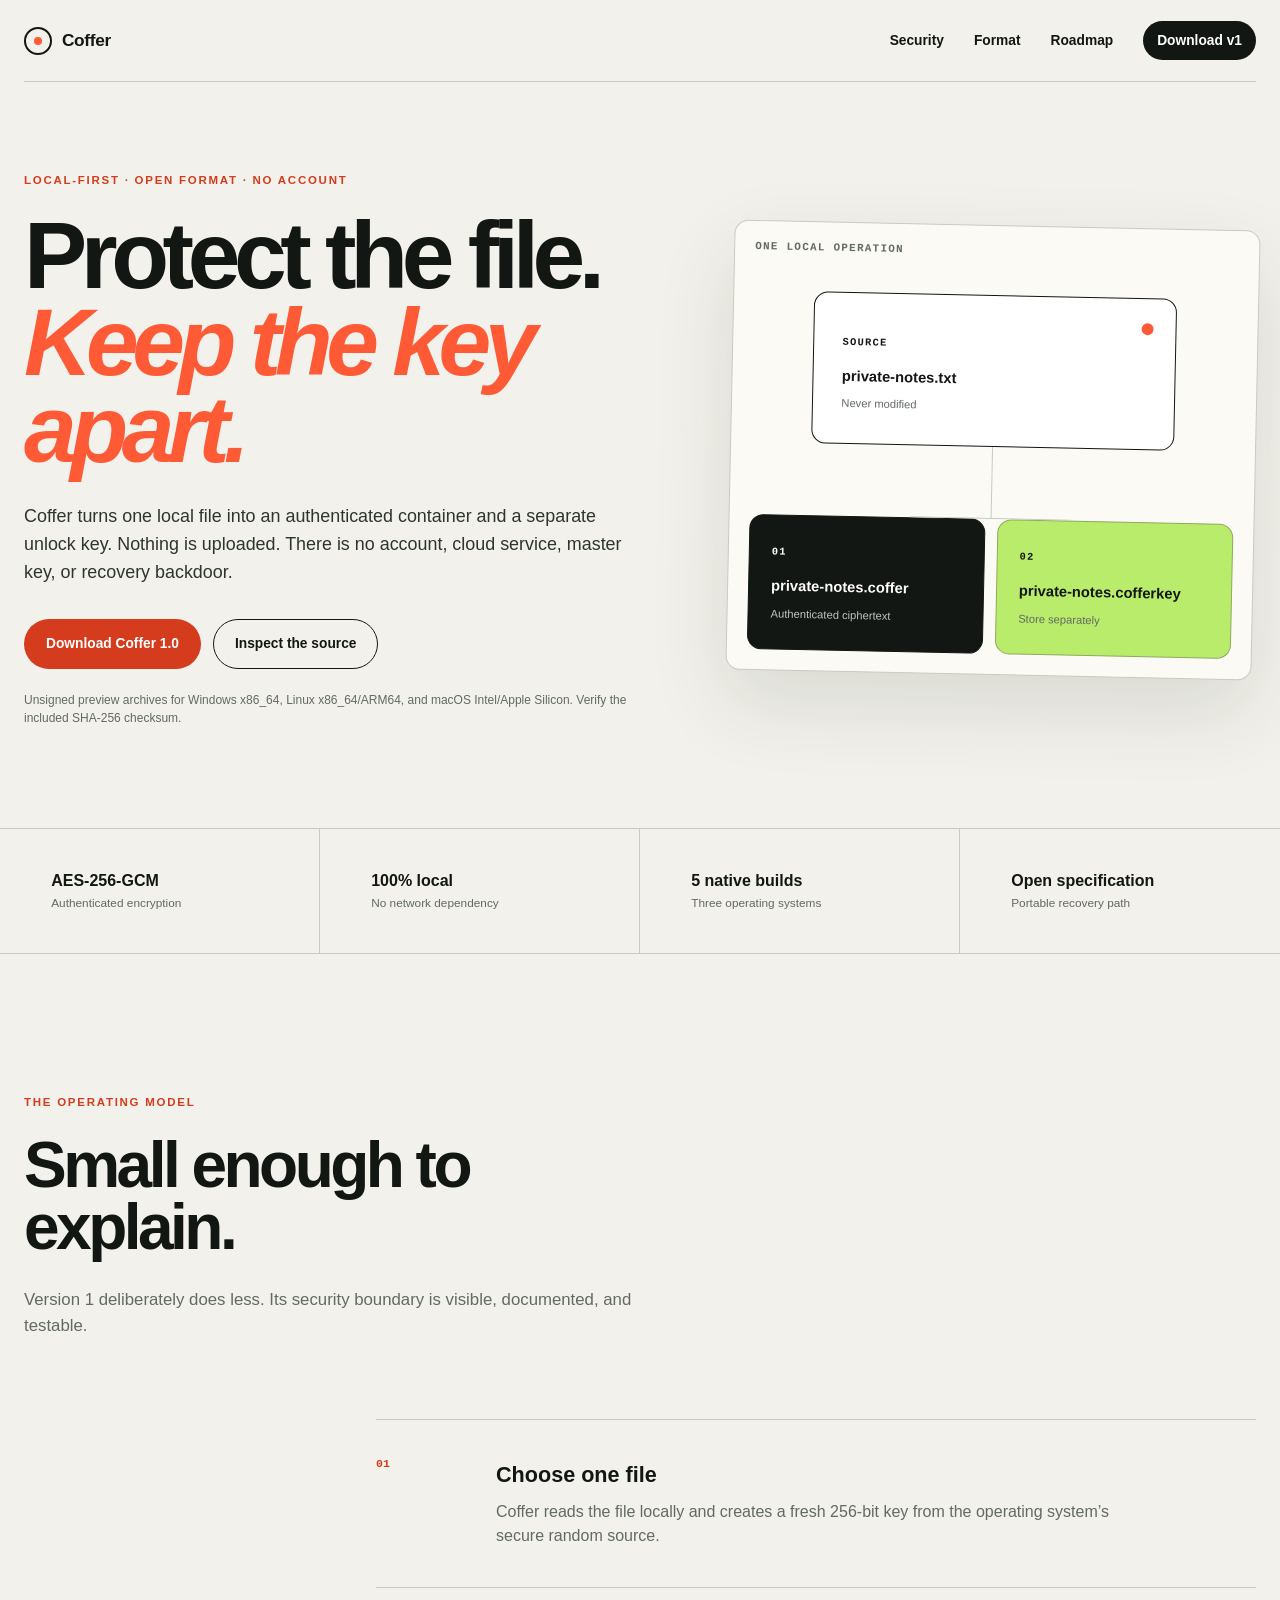
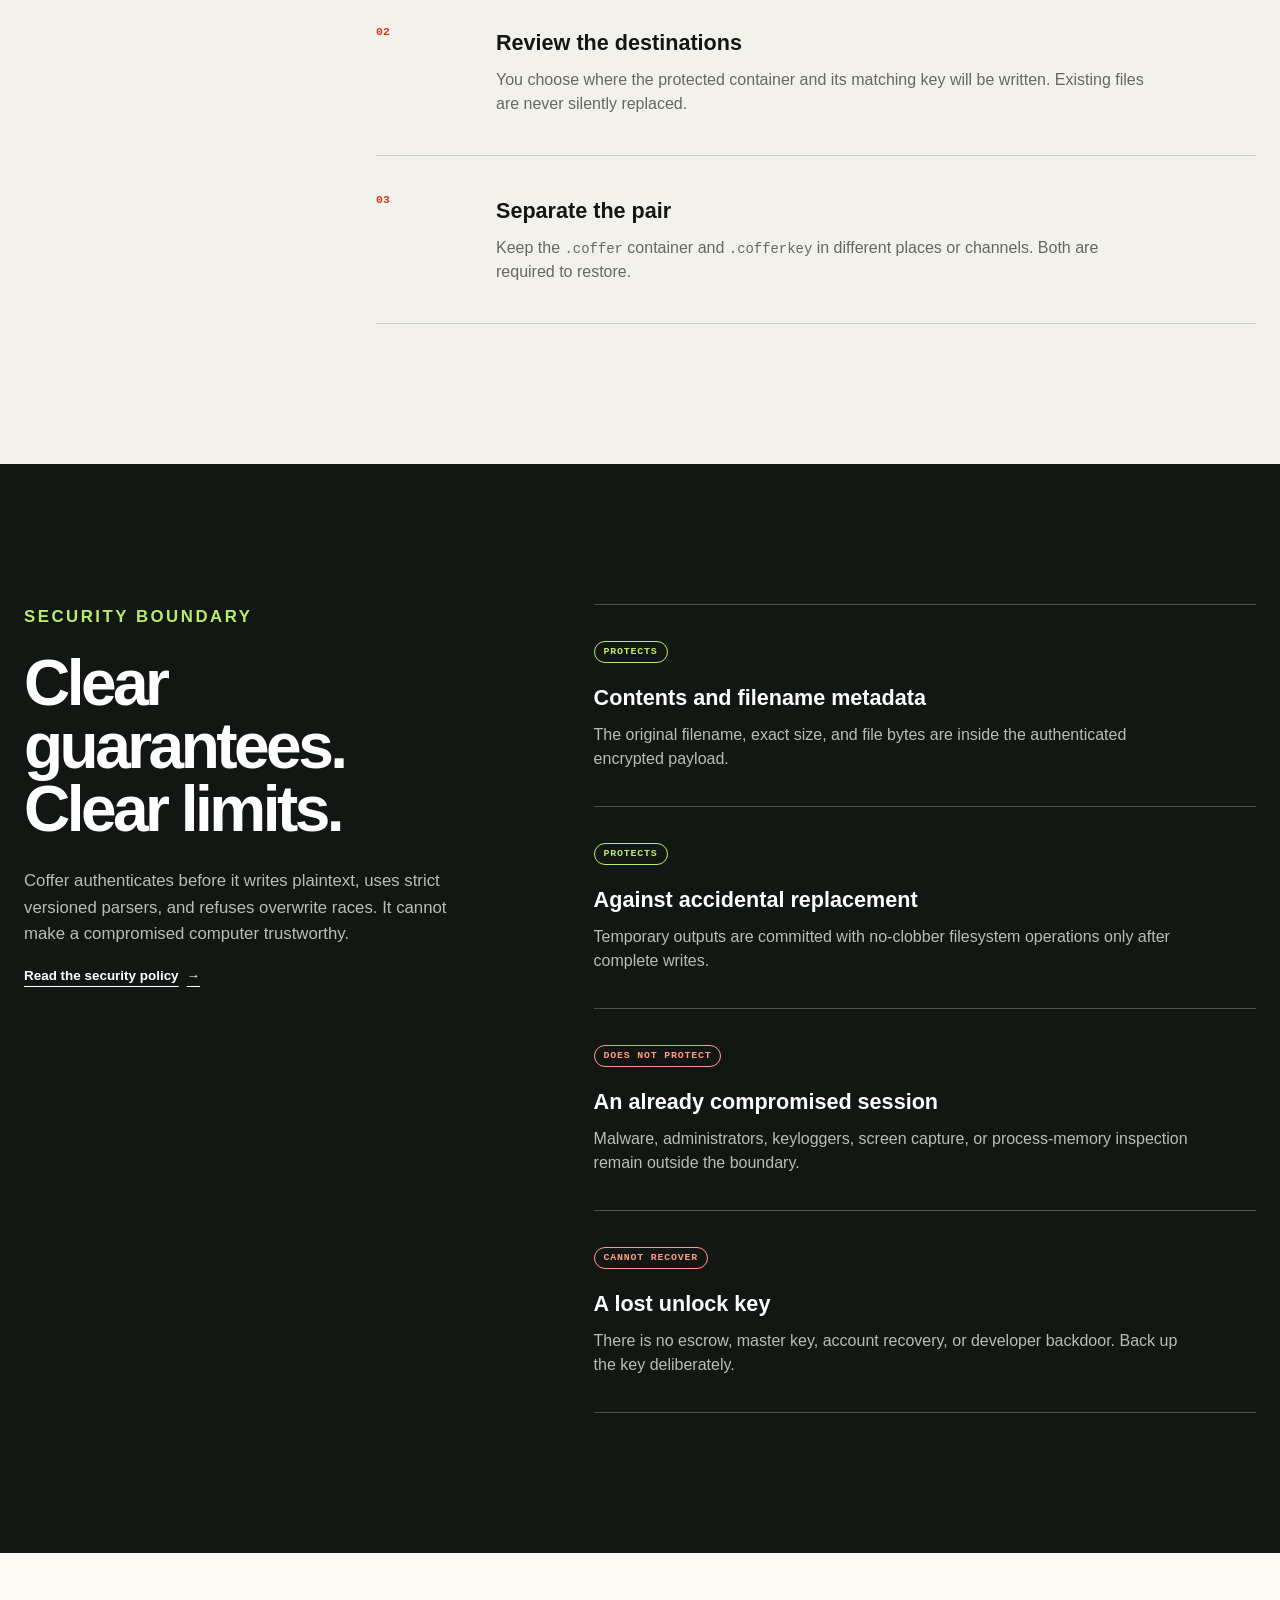
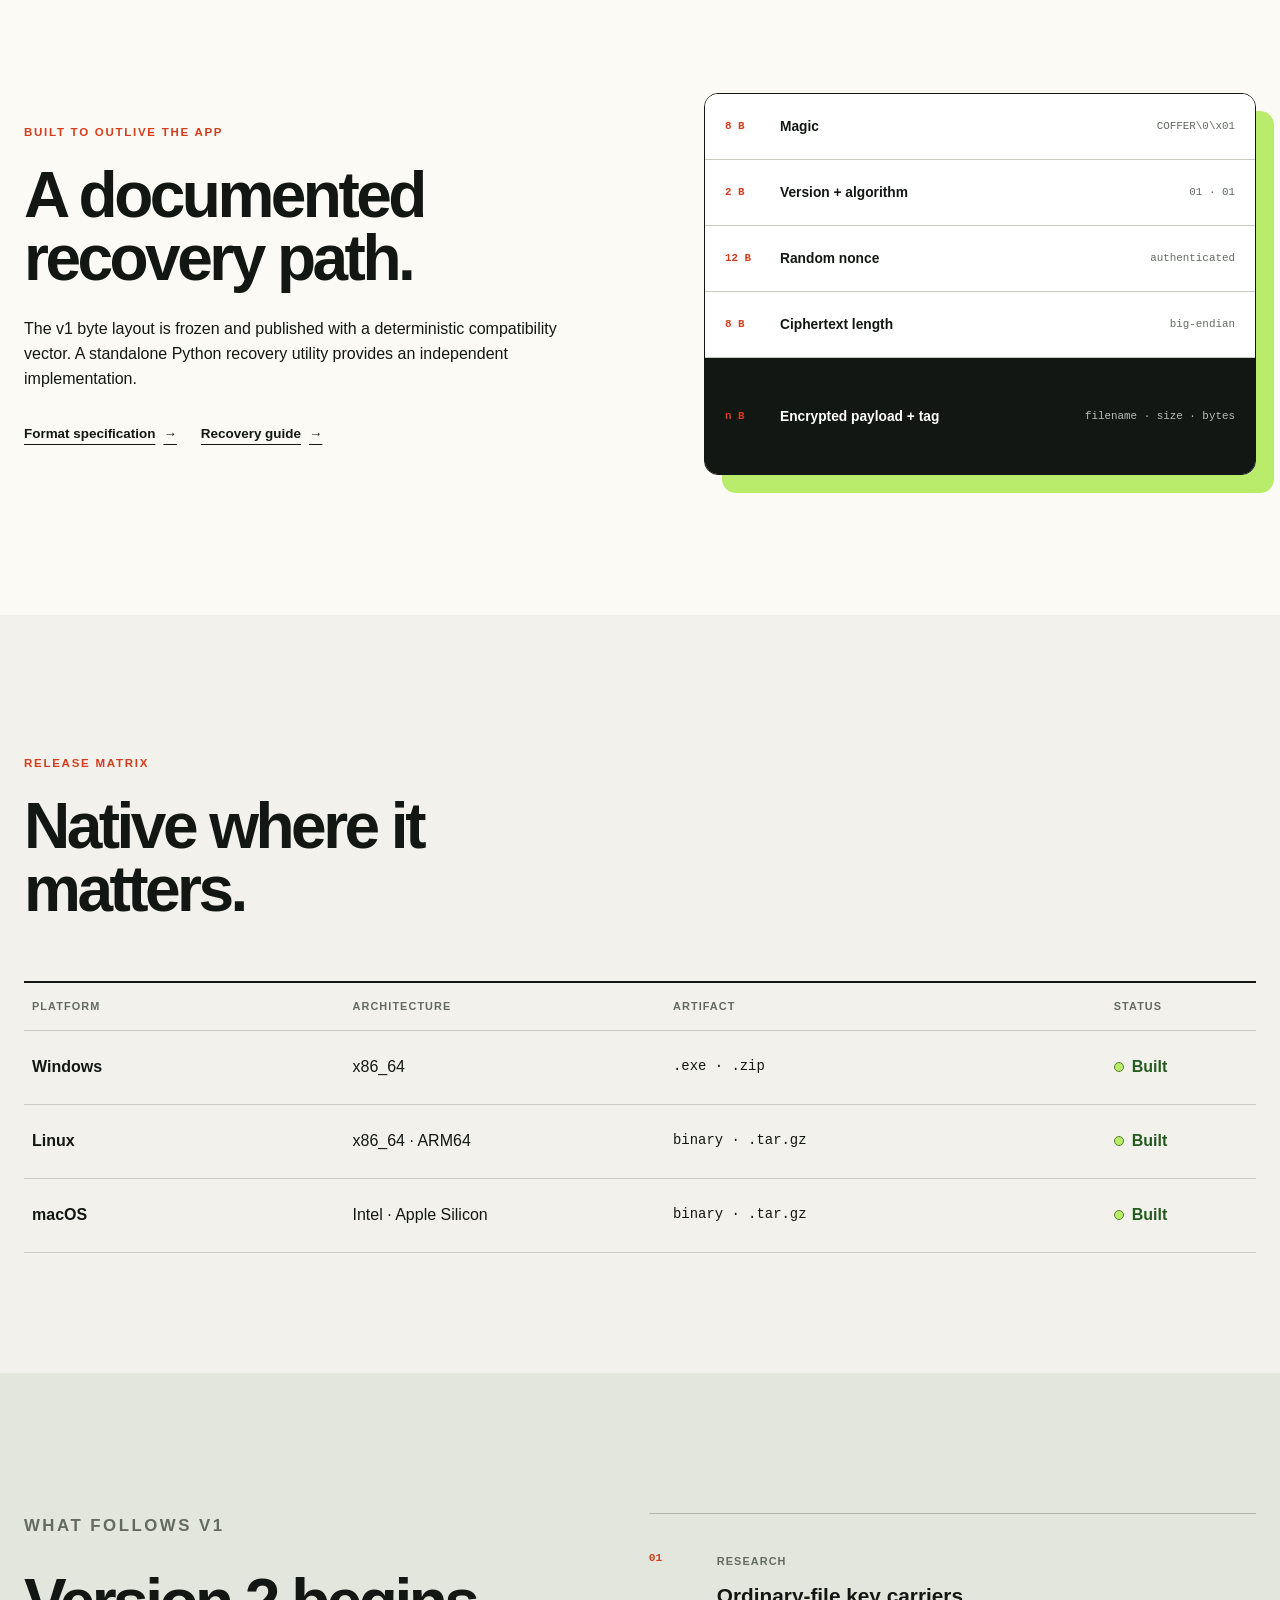
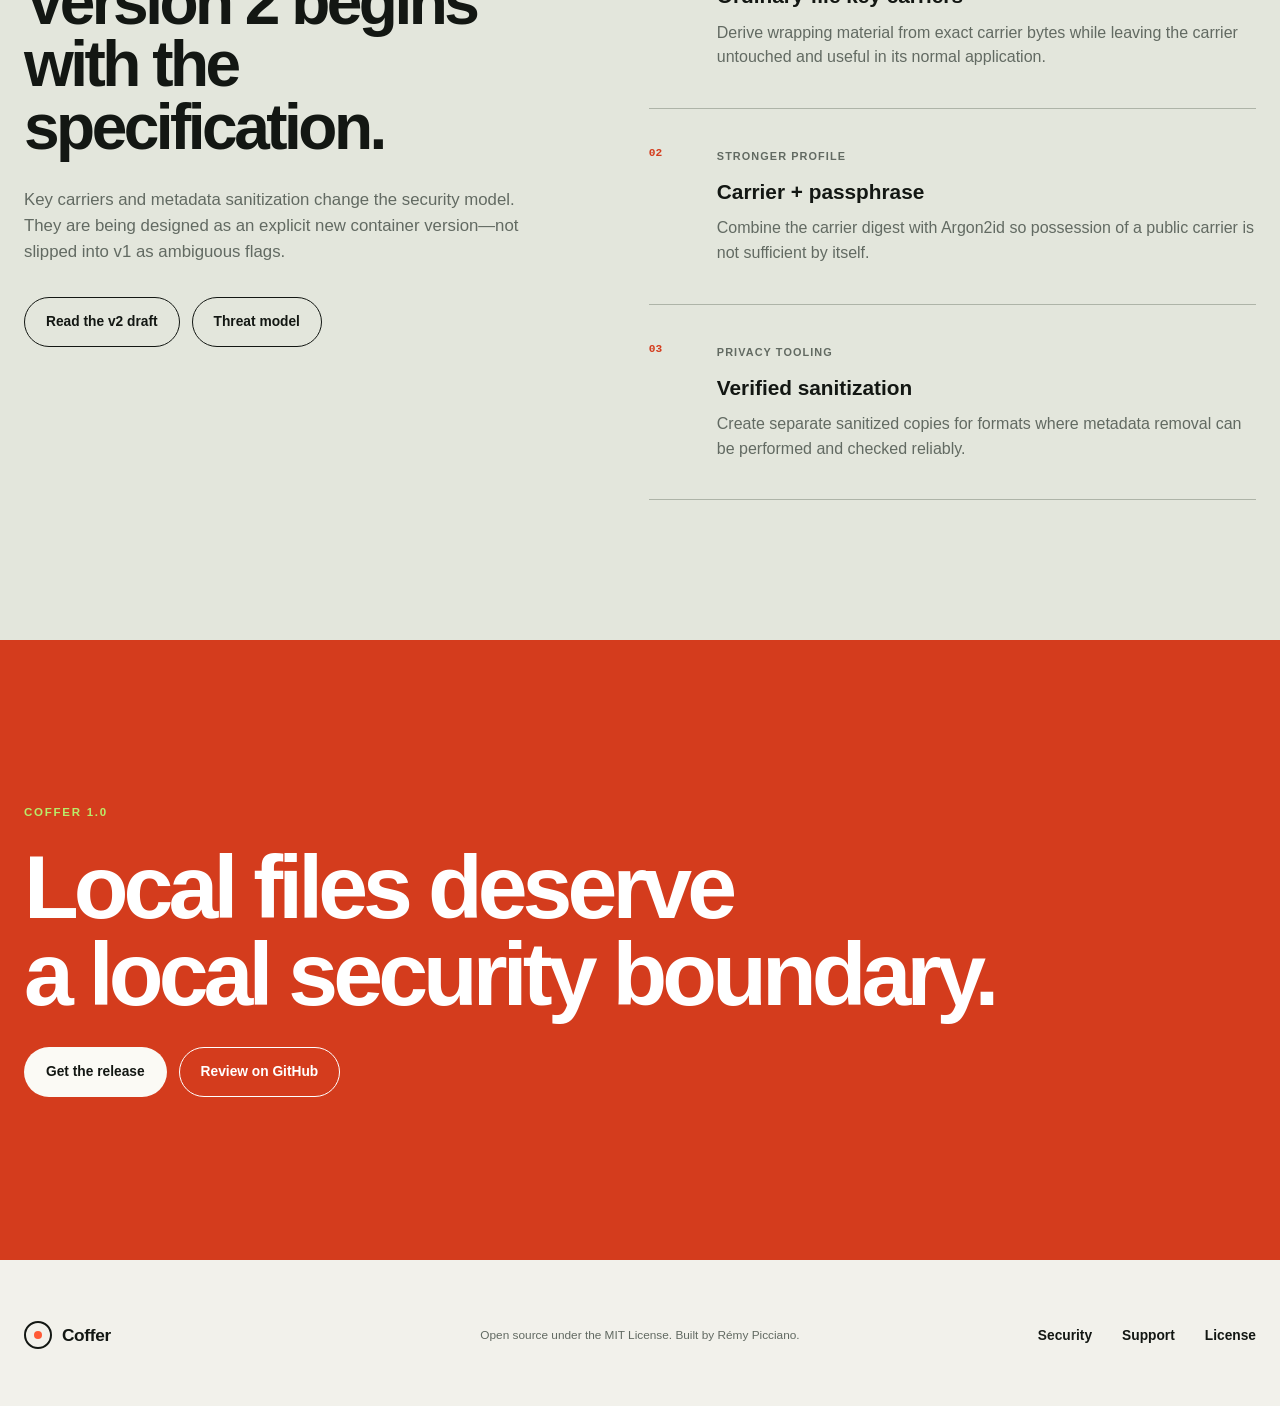
<file: site/index.html>
<!doctype html>
<html lang="en">
  <head>
    <meta charset="utf-8">
    <meta name="viewport" content="width=device-width, initial-scale=1">
    <meta name="theme-color" content="#131713">
    <meta name="description" content="Coffer is a local-first desktop application for authenticated file encryption on macOS, Windows, and Linux.">
    <meta property="og:title" content="Coffer — protect a file, keep the key apart">
    <meta property="og:description" content="Auditable, local-first file protection with a documented open format and no recovery backdoor.">
    <meta property="og:type" content="website">
    <meta property="og:url" content="https://remypicciano.github.io/coffer/">
    <title>Coffer — local-first file protection</title>
    <link rel="canonical" href="https://remypicciano.github.io/coffer/">
    <link rel="manifest" href="site.webmanifest">
    <link rel="stylesheet" href="styles.css">
  </head>
  <body>
    <a class="skip-link" href="#main">Skip to content</a>
    <header class="site-header">
      <a class="wordmark" href="#top" aria-label="Coffer home">
        <span class="mark" aria-hidden="true"><span></span></span>
        <span>Coffer</span>
      </a>
      <nav aria-label="Primary navigation">
        <a href="#security">Security</a>
        <a href="#format">Format</a>
        <a href="#roadmap">Roadmap</a>
        <a class="nav-download" href="https://github.com/remypicciano/coffer/releases/latest">Download v1</a>
      </nav>
    </header>

    <main id="main">
      <section class="hero" id="top" aria-labelledby="hero-title">
        <div class="hero-copy">
          <p class="eyebrow">Local-first · open format · no account</p>
          <h1 id="hero-title">Protect the file.<br><em>Keep the key apart.</em></h1>
          <p class="lede">Coffer turns one local file into an authenticated container and a separate unlock key. Nothing is uploaded. There is no account, cloud service, master key, or recovery backdoor.</p>
          <div class="hero-actions">
            <a class="button button-primary" href="https://github.com/remypicciano/coffer/releases/latest">Download Coffer 1.0</a>
            <a class="button button-secondary" href="https://github.com/remypicciano/coffer">Inspect the source</a>
          </div>
          <p class="release-note">Unsigned preview archives for Windows x86_64, Linux x86_64/ARM64, and macOS Intel/Apple Silicon. Verify the included SHA-256 checksum.</p>
        </div>

        <div class="artifact" aria-label="Diagram showing one source file becoming a protected container and a separate key">
          <div class="artifact-label">One local operation</div>
          <div class="source-file">
            <span class="file-corner" aria-hidden="true"></span>
            <span class="file-type">SOURCE</span>
            <strong>private-notes.txt</strong>
            <small>Never modified</small>
          </div>
          <div class="split-line" aria-hidden="true"><span></span></div>
          <div class="outputs">
            <div class="output output-dark">
              <span>01</span>
              <strong>private-notes.coffer</strong>
              <small>Authenticated ciphertext</small>
            </div>
            <div class="output output-key">
              <span>02</span>
              <strong>private-notes.cofferkey</strong>
              <small>Store separately</small>
            </div>
          </div>
        </div>
      </section>

      <section class="proof-strip" aria-label="Version 1 release facts">
        <div><strong>AES-256-GCM</strong><span>Authenticated encryption</span></div>
        <div><strong>100% local</strong><span>No network dependency</span></div>
        <div><strong>5 native builds</strong><span>Three operating systems</span></div>
        <div><strong>Open specification</strong><span>Portable recovery path</span></div>
      </section>

      <section class="section how" aria-labelledby="how-title">
        <div class="section-heading">
          <p class="eyebrow">The operating model</p>
          <h2 id="how-title">Small enough to explain.</h2>
          <p>Version 1 deliberately does less. Its security boundary is visible, documented, and testable.</p>
        </div>
        <ol class="steps">
          <li>
            <span class="step-number">01</span>
            <div><h3>Choose one file</h3><p>Coffer reads the file locally and creates a fresh 256-bit key from the operating system’s secure random source.</p></div>
          </li>
          <li>
            <span class="step-number">02</span>
            <div><h3>Review the destinations</h3><p>You choose where the protected container and its matching key will be written. Existing files are never silently replaced.</p></div>
          </li>
          <li>
            <span class="step-number">03</span>
            <div><h3>Separate the pair</h3><p>Keep the <code>.coffer</code> container and <code>.cofferkey</code> in different places or channels. Both are required to restore.</p></div>
          </li>
        </ol>
      </section>

      <section class="section security" id="security" aria-labelledby="security-title">
        <div class="security-intro">
          <p class="eyebrow light">Security boundary</p>
          <h2 id="security-title">Clear guarantees.<br>Clear limits.</h2>
          <p>Coffer authenticates before it writes plaintext, uses strict versioned parsers, and refuses overwrite races. It cannot make a compromised computer trustworthy.</p>
          <a class="text-link light" href="https://github.com/remypicciano/coffer/blob/main/SECURITY.md">Read the security policy <span aria-hidden="true">→</span></a>
        </div>
        <div class="boundary-list">
          <article>
            <span class="status status-yes">Protects</span>
            <h3>Contents and filename metadata</h3>
            <p>The original filename, exact size, and file bytes are inside the authenticated encrypted payload.</p>
          </article>
          <article>
            <span class="status status-yes">Protects</span>
            <h3>Against accidental replacement</h3>
            <p>Temporary outputs are committed with no-clobber filesystem operations only after complete writes.</p>
          </article>
          <article>
            <span class="status status-no">Does not protect</span>
            <h3>An already compromised session</h3>
            <p>Malware, administrators, keyloggers, screen capture, or process-memory inspection remain outside the boundary.</p>
          </article>
          <article>
            <span class="status status-no">Cannot recover</span>
            <h3>A lost unlock key</h3>
            <p>There is no escrow, master key, account recovery, or developer backdoor. Back up the key deliberately.</p>
          </article>
        </div>
      </section>

      <section class="section format" id="format" aria-labelledby="format-title">
        <div class="format-grid">
          <div class="section-heading">
            <p class="eyebrow">Built to outlive the app</p>
            <h2 id="format-title">A documented recovery path.</h2>
            <p>The v1 byte layout is frozen and published with a deterministic compatibility vector. A standalone Python recovery utility provides an independent implementation.</p>
            <div class="link-row">
              <a class="text-link" href="https://github.com/remypicciano/coffer/blob/main/docs/coffer-format-v1.md">Format specification <span aria-hidden="true">→</span></a>
              <a class="text-link" href="https://github.com/remypicciano/coffer/blob/main/docs/recovery.md">Recovery guide <span aria-hidden="true">→</span></a>
            </div>
          </div>
          <div class="format-stack" aria-label="Coffer version 1 container layout">
            <div class="byte-row"><span>8 B</span><strong>Magic</strong><code>COFFER\0\x01</code></div>
            <div class="byte-row"><span>2 B</span><strong>Version + algorithm</strong><code>01 · 01</code></div>
            <div class="byte-row"><span>12 B</span><strong>Random nonce</strong><code>authenticated</code></div>
            <div class="byte-row"><span>8 B</span><strong>Ciphertext length</strong><code>big-endian</code></div>
            <div class="byte-row byte-encrypted"><span>n B</span><strong>Encrypted payload + tag</strong><code>filename · size · bytes</code></div>
          </div>
        </div>
      </section>

      <section class="section builds" aria-labelledby="builds-title">
        <div class="section-heading compact">
          <p class="eyebrow">Release matrix</p>
          <h2 id="builds-title">Native where it matters.</h2>
        </div>
        <div class="build-table" role="table" aria-label="Available release builds">
          <div class="build-row build-head" role="row"><span role="columnheader">Platform</span><span role="columnheader">Architecture</span><span role="columnheader">Artifact</span><span role="columnheader">Status</span></div>
          <div class="build-row" role="row"><strong role="cell">Windows</strong><span role="cell">x86_64</span><code role="cell">.exe · .zip</code><span role="cell" class="build-status">Built</span></div>
          <div class="build-row" role="row"><strong role="cell">Linux</strong><span role="cell">x86_64 · ARM64</span><code role="cell">binary · .tar.gz</code><span role="cell" class="build-status">Built</span></div>
          <div class="build-row" role="row"><strong role="cell">macOS</strong><span role="cell">Intel · Apple Silicon</span><code role="cell">binary · .tar.gz</code><span role="cell" class="build-status">Built</span></div>
        </div>
      </section>

      <section class="section roadmap" id="roadmap" aria-labelledby="roadmap-title">
        <div class="roadmap-lead">
          <p class="eyebrow">What follows v1</p>
          <h2 id="roadmap-title">Version 2 begins with the specification.</h2>
          <p>Key carriers and metadata sanitization change the security model. They are being designed as an explicit new container version—not slipped into v1 as ambiguous flags.</p>
          <div class="hero-actions">
            <a class="button button-secondary" href="https://github.com/remypicciano/coffer/blob/main/docs/coffer-format-v2.md">Read the v2 draft</a>
            <a class="button button-secondary" href="https://github.com/remypicciano/coffer/blob/main/docs/threat-model.md">Threat model</a>
          </div>
        </div>
        <div class="roadmap-items">
          <article><span>Research</span><h3>Ordinary-file key carriers</h3><p>Derive wrapping material from exact carrier bytes while leaving the carrier untouched and useful in its normal application.</p></article>
          <article><span>Stronger profile</span><h3>Carrier + passphrase</h3><p>Combine the carrier digest with Argon2id so possession of a public carrier is not sufficient by itself.</p></article>
          <article><span>Privacy tooling</span><h3>Verified sanitization</h3><p>Create separate sanitized copies for formats where metadata removal can be performed and checked reliably.</p></article>
        </div>
      </section>

      <section class="closing" aria-labelledby="closing-title">
        <p class="eyebrow light">Coffer 1.0</p>
        <h2 id="closing-title">Local files deserve<br>a local security boundary.</h2>
        <div class="hero-actions">
          <a class="button button-paper" href="https://github.com/remypicciano/coffer/releases/latest">Get the release</a>
          <a class="button button-outline" href="https://github.com/remypicciano/coffer">Review on GitHub</a>
        </div>
      </section>
    </main>

    <footer>
      <a class="wordmark" href="#top"><span class="mark" aria-hidden="true"><span></span></span><span>Coffer</span></a>
      <p>Open source under the MIT License. Built by Rémy Picciano.</p>
      <nav aria-label="Footer navigation">
        <a href="https://github.com/remypicciano/coffer/blob/main/SECURITY.md">Security</a>
        <a href="https://github.com/remypicciano/coffer/blob/main/SUPPORT.md">Support</a>
        <a href="https://github.com/remypicciano/coffer/blob/main/LICENSE">License</a>
      </nav>
    </footer>
  </body>
</html>
</file>
<file: site/styles.css>
:root {
  color-scheme: light;
  --ink: #131713;
  --ink-soft: #2e352f;
  --paper: #f2f1eb;
  --paper-strong: #fbfaf5;
  --line: #c9cbc2;
  --muted: #626a62;
  --accent: #ff5a36;
  --accent-dark: #d43c1d;
  --green: #b9ec6a;
  --radius: 14px;
  --max: 1280px;
  font-family: "Avenir Next", Avenir, "Segoe UI", Helvetica, Arial, sans-serif;
  font-synthesis: none;
}

* { box-sizing: border-box; }
html { scroll-behavior: smooth; }
body { margin: 0; color: var(--ink); background: var(--paper); line-height: 1.55; }
a { color: inherit; }
code { font-family: "SFMono-Regular", Consolas, "Liberation Mono", monospace; font-size: .87em; }

.skip-link { position: fixed; top: 12px; left: 12px; z-index: 100; padding: 10px 14px; background: var(--ink); color: white; transform: translateY(-150%); }
.skip-link:focus { transform: translateY(0); }
.site-header, footer { width: min(calc(100% - 48px), var(--max)); margin-inline: auto; }
.site-header { min-height: 82px; display: flex; align-items: center; justify-content: space-between; border-bottom: 1px solid var(--line); }
.wordmark { display: inline-flex; align-items: center; gap: 10px; color: var(--ink); text-decoration: none; font-size: 1.08rem; font-weight: 750; letter-spacing: -.02em; }
.mark { width: 28px; height: 28px; display: grid; place-items: center; border: 2px solid currentColor; border-radius: 50%; }
.mark span { width: 8px; height: 8px; background: var(--accent); border-radius: 50%; }
.site-header nav, footer nav { display: flex; align-items: center; gap: 30px; }
.site-header nav a, footer nav a { text-decoration: none; font-size: .86rem; font-weight: 650; }
.site-header nav a:hover, footer nav a:hover { text-decoration: underline; text-underline-offset: 5px; }
.nav-download { padding: 9px 14px; color: white; background: var(--ink); border-radius: 999px; }

.hero { width: min(calc(100% - 48px), var(--max)); margin: 0 auto; min-height: 720px; display: grid; grid-template-columns: 1.08fr .92fr; align-items: center; gap: clamp(40px, 7vw, 110px); padding: 90px 0 100px; }
.eyebrow { margin: 0 0 22px; color: var(--accent-dark); font-size: .72rem; font-weight: 800; letter-spacing: .15em; text-transform: uppercase; }
.eyebrow.light { color: var(--green); }
h1, h2, h3, p { margin-top: 0; }
h1 { max-width: 760px; margin-bottom: 30px; font-size: clamp(3.4rem, 7.4vw, 7.2rem); line-height: .92; letter-spacing: -.068em; font-weight: 760; }
h1 em { color: var(--accent); font-family: inherit; font-weight: 760; }
.lede { max-width: 650px; margin-bottom: 32px; color: var(--ink-soft); font-size: clamp(1.05rem, 1.4vw, 1.25rem); }
.hero-actions { display: flex; flex-wrap: wrap; gap: 12px; }
.button { min-height: 50px; display: inline-flex; align-items: center; justify-content: center; padding: 0 21px; border: 1px solid transparent; border-radius: 999px; text-decoration: none; font-size: .86rem; font-weight: 760; white-space: nowrap; transition: transform .16s ease, background .16s ease, border-color .16s ease; }
.button:hover { transform: translateY(-2px); }
.button:active { transform: translateY(1px); }
.button-primary { color: white; background: var(--accent-dark); }
.button-primary:hover { background: #b92e13; }
.button-secondary { border-color: var(--ink); background: transparent; }
.button-secondary:hover { background: var(--paper-strong); }
.release-note { max-width: 610px; margin: 22px 0 0; color: var(--muted); font-size: .75rem; }

.artifact { position: relative; padding: 20px; border: 1px solid var(--line); border-radius: var(--radius); background: var(--paper-strong); box-shadow: 0 32px 80px rgba(41, 46, 40, .12); transform: rotate(1.2deg); }
.artifact-label { margin-bottom: 38px; color: var(--muted); font: 700 .68rem/1 "SFMono-Regular", Consolas, monospace; letter-spacing: .12em; text-transform: uppercase; }
.source-file { position: relative; width: 75%; margin: auto; padding: 35px 28px 28px; border: 1px solid var(--ink); border-radius: var(--radius); background: white; }
.source-file::after { content: ""; position: absolute; right: 22px; top: 24px; width: 12px; height: 12px; background: var(--accent); border-radius: 50%; }
.source-file strong, .output strong { display: block; margin: 12px 0 3px; font-size: .92rem; overflow-wrap: anywhere; }
.source-file small, .output small { color: var(--muted); font-size: .7rem; }
.file-type, .output > span { font: 700 .65rem/1 "SFMono-Regular", Consolas, monospace; letter-spacing: .12em; }
.split-line { height: 72px; display: grid; place-items: center; }
.split-line span { width: 1px; height: 100%; background: var(--line); position: relative; }
.split-line span::after { content: ""; position: absolute; left: -80px; bottom: 0; width: 160px; height: 1px; background: var(--line); }
.outputs { display: grid; grid-template-columns: 1fr 1fr; gap: 12px; }
.output { min-height: 135px; padding: 22px; border: 1px solid var(--line); border-radius: var(--radius); }
.output-dark { color: white; background: var(--ink); border-color: var(--ink); }
.output-dark small { color: #bfc5bd; }
.output-key { background: var(--green); border-color: #8eaa5c; }

.proof-strip { display: grid; grid-template-columns: repeat(4, 1fr); border-block: 1px solid var(--line); }
.proof-strip div { min-height: 124px; display: flex; flex-direction: column; justify-content: center; padding: 24px clamp(24px, 4vw, 60px); border-right: 1px solid var(--line); }
.proof-strip div:last-child { border-right: 0; }
.proof-strip strong { font-size: 1rem; }
.proof-strip span { color: var(--muted); font-size: .74rem; }

.section { padding: 140px max(24px, calc((100vw - var(--max)) / 2)); }
.section-heading { max-width: 620px; }
.section-heading h2, .security-intro h2, .roadmap-lead h2, .closing h2 { margin-bottom: 28px; font-size: clamp(2.7rem, 5vw, 5.2rem); line-height: .98; letter-spacing: -.055em; }
.section-heading > p:last-child, .security-intro > p, .roadmap-lead > p { color: var(--muted); font-size: 1.05rem; }
.steps { max-width: 880px; margin: 80px 0 0 auto; padding: 0; list-style: none; border-top: 1px solid var(--line); }
.steps li { display: grid; grid-template-columns: 100px 1fr; gap: 20px; padding: 38px 0; border-bottom: 1px solid var(--line); }
.step-number { color: var(--accent-dark); font: 700 .72rem/1 "SFMono-Regular", Consolas, monospace; }
.steps h3 { margin-bottom: 8px; font-size: 1.35rem; }
.steps p { max-width: 650px; margin-bottom: 0; color: var(--muted); }

.security { display: grid; grid-template-columns: .8fr 1.2fr; gap: clamp(60px, 10vw, 150px); color: white; background: var(--ink); }
.security-intro { align-self: start; position: sticky; top: 40px; }
.security-intro > p { color: #b8beb7; }
.text-link { display: inline-flex; gap: 8px; align-items: center; font-size: .84rem; font-weight: 750; text-underline-offset: 6px; }
.text-link.light { color: white; }
.boundary-list { border-top: 1px solid #4a504a; }
.boundary-list article { padding: 32px 0 34px; border-bottom: 1px solid #4a504a; }
.boundary-list h3 { margin: 18px 0 8px; font-size: 1.35rem; }
.boundary-list p { max-width: 600px; margin: 0; color: #b8beb7; }
.status { display: inline-flex; padding: 5px 9px; border: 1px solid currentColor; border-radius: 999px; font: 700 .62rem/1 "SFMono-Regular", Consolas, monospace; letter-spacing: .08em; text-transform: uppercase; }
.status-yes { color: var(--green); }
.status-no { color: #ff9b83; }

.format { background: var(--paper-strong); }
.format-grid { display: grid; grid-template-columns: 1fr 1fr; align-items: center; gap: clamp(60px, 10vw, 150px); }
.link-row { display: flex; flex-wrap: wrap; gap: 24px; margin-top: 32px; }
.format-stack { border: 1px solid var(--ink); border-radius: var(--radius); overflow: hidden; box-shadow: 18px 18px 0 var(--green); }
.byte-row { display: grid; grid-template-columns: 55px 1fr auto; align-items: center; min-height: 66px; padding: 12px 20px; border-bottom: 1px solid var(--line); background: white; }
.byte-row:last-child { border-bottom: 0; }
.byte-row > span { color: var(--accent-dark); font: 700 .68rem/1 "SFMono-Regular", Consolas, monospace; }
.byte-row strong { font-size: .86rem; }
.byte-row code { color: var(--muted); font-size: .68rem; }
.byte-encrypted { min-height: 116px; color: white; background: var(--ink); }
.byte-encrypted code { color: #b8beb7; }

.builds { padding-bottom: 120px; }
.section-heading.compact { margin-bottom: 60px; }
.build-table { border-top: 2px solid var(--ink); }
.build-row { min-height: 74px; display: grid; grid-template-columns: 1fr 1fr 1.4fr .5fr; align-items: center; gap: 20px; border-bottom: 1px solid var(--line); }
.build-row > * { padding-inline: 8px; }
.build-head { min-height: 48px; color: var(--muted); font-size: .68rem; font-weight: 750; letter-spacing: .1em; text-transform: uppercase; }
.build-status { color: #235a20; font-weight: 760; }
.build-status::before { content: ""; display: inline-block; width: 8px; height: 8px; margin-right: 8px; background: var(--green); border: 1px solid #56802f; border-radius: 50%; }

.roadmap { display: grid; grid-template-columns: .9fr 1.1fr; gap: clamp(60px, 10vw, 160px); background: #e3e6dc; }
.roadmap-lead > p { margin-bottom: 32px; }
.roadmap-items { counter-reset: roadmap; border-top: 1px solid #aeb4a8; }
.roadmap-items article { position: relative; padding: 34px 0 38px 68px; border-bottom: 1px solid #aeb4a8; }
.roadmap-items article::before { counter-increment: roadmap; content: "0" counter(roadmap); position: absolute; left: 0; top: 39px; color: var(--accent-dark); font: 700 .7rem/1 "SFMono-Regular", Consolas, monospace; }
.roadmap-items article > span { color: var(--muted); font-size: .68rem; font-weight: 750; letter-spacing: .1em; text-transform: uppercase; }
.roadmap-items h3 { margin: 8px 0; font-size: 1.3rem; }
.roadmap-items p { margin: 0; color: var(--muted); }

.closing { min-height: 620px; display: flex; flex-direction: column; justify-content: center; align-items: flex-start; padding: 100px max(24px, calc((100vw - var(--max)) / 2)); color: white; background: var(--accent-dark); }
.closing h2 { max-width: 1000px; font-size: clamp(3.4rem, 7vw, 7.5rem); }
.button-paper { color: var(--ink); background: var(--paper-strong); }
.button-outline { color: white; border-color: white; }
.button-outline:hover { background: rgba(255,255,255,.1); }

footer { min-height: 150px; display: grid; grid-template-columns: 1fr auto 1fr; align-items: center; gap: 30px; }
footer p { margin: 0; color: var(--muted); font-size: .74rem; text-align: center; }
footer nav { justify-content: flex-end; }

:focus-visible { outline: 3px solid var(--accent); outline-offset: 4px; }

@media (max-width: 900px) {
  .site-header nav a:not(.nav-download) { display: none; }
  .hero, .security, .format-grid, .roadmap { grid-template-columns: 1fr; }
  .hero { padding-top: 70px; }
  .artifact { width: min(100%, 600px); margin-inline: auto; }
  .proof-strip { grid-template-columns: 1fr 1fr; }
  .proof-strip div:nth-child(2) { border-right: 0; }
  .proof-strip div:nth-child(-n+2) { border-bottom: 1px solid var(--line); }
  .security-intro { position: static; }
  .section { padding-block: 100px; }
  footer { grid-template-columns: 1fr; padding: 38px 0; text-align: center; }
  footer .wordmark, footer nav { justify-self: center; }
}

@media (max-width: 600px) {
  .site-header, .hero, footer { width: min(calc(100% - 32px), var(--max)); }
  .site-header { min-height: 70px; }
  .site-header nav { gap: 0; }
  .nav-download { padding: 8px 12px; }
  .hero { min-height: auto; padding: 58px 0 72px; }
  h1 { font-size: clamp(3rem, 15vw, 4.6rem); }
  .hero-actions { align-items: stretch; flex-direction: column; }
  .button { width: 100%; }
  .artifact { padding: 14px; }
  .artifact-label { margin-bottom: 24px; }
  .source-file { width: 92%; padding: 28px 20px 22px; }
  .outputs { grid-template-columns: 1fr; }
  .split-line { height: 48px; }
  .proof-strip { grid-template-columns: 1fr; }
  .proof-strip div { min-height: 94px; border-right: 0; border-bottom: 1px solid var(--line); }
  .proof-strip div:last-child { border-bottom: 0; }
  .steps { margin-top: 50px; }
  .steps li { grid-template-columns: 48px 1fr; }
  .byte-row { grid-template-columns: 45px 1fr; }
  .byte-row code { grid-column: 2; margin-top: 3px; }
  .format-stack { box-shadow: 9px 9px 0 var(--green); }
  .build-head { display: none; }
  .build-row { grid-template-columns: 1fr 1fr; padding: 18px 0; }
  .build-row code { color: var(--muted); }
  .roadmap-items article { padding-left: 48px; }
}

@media (prefers-reduced-motion: reduce) {
  html { scroll-behavior: auto; }
  *, *::before, *::after { transition-duration: .01ms !important; }
  .artifact { transform: none; }
}
</file>
